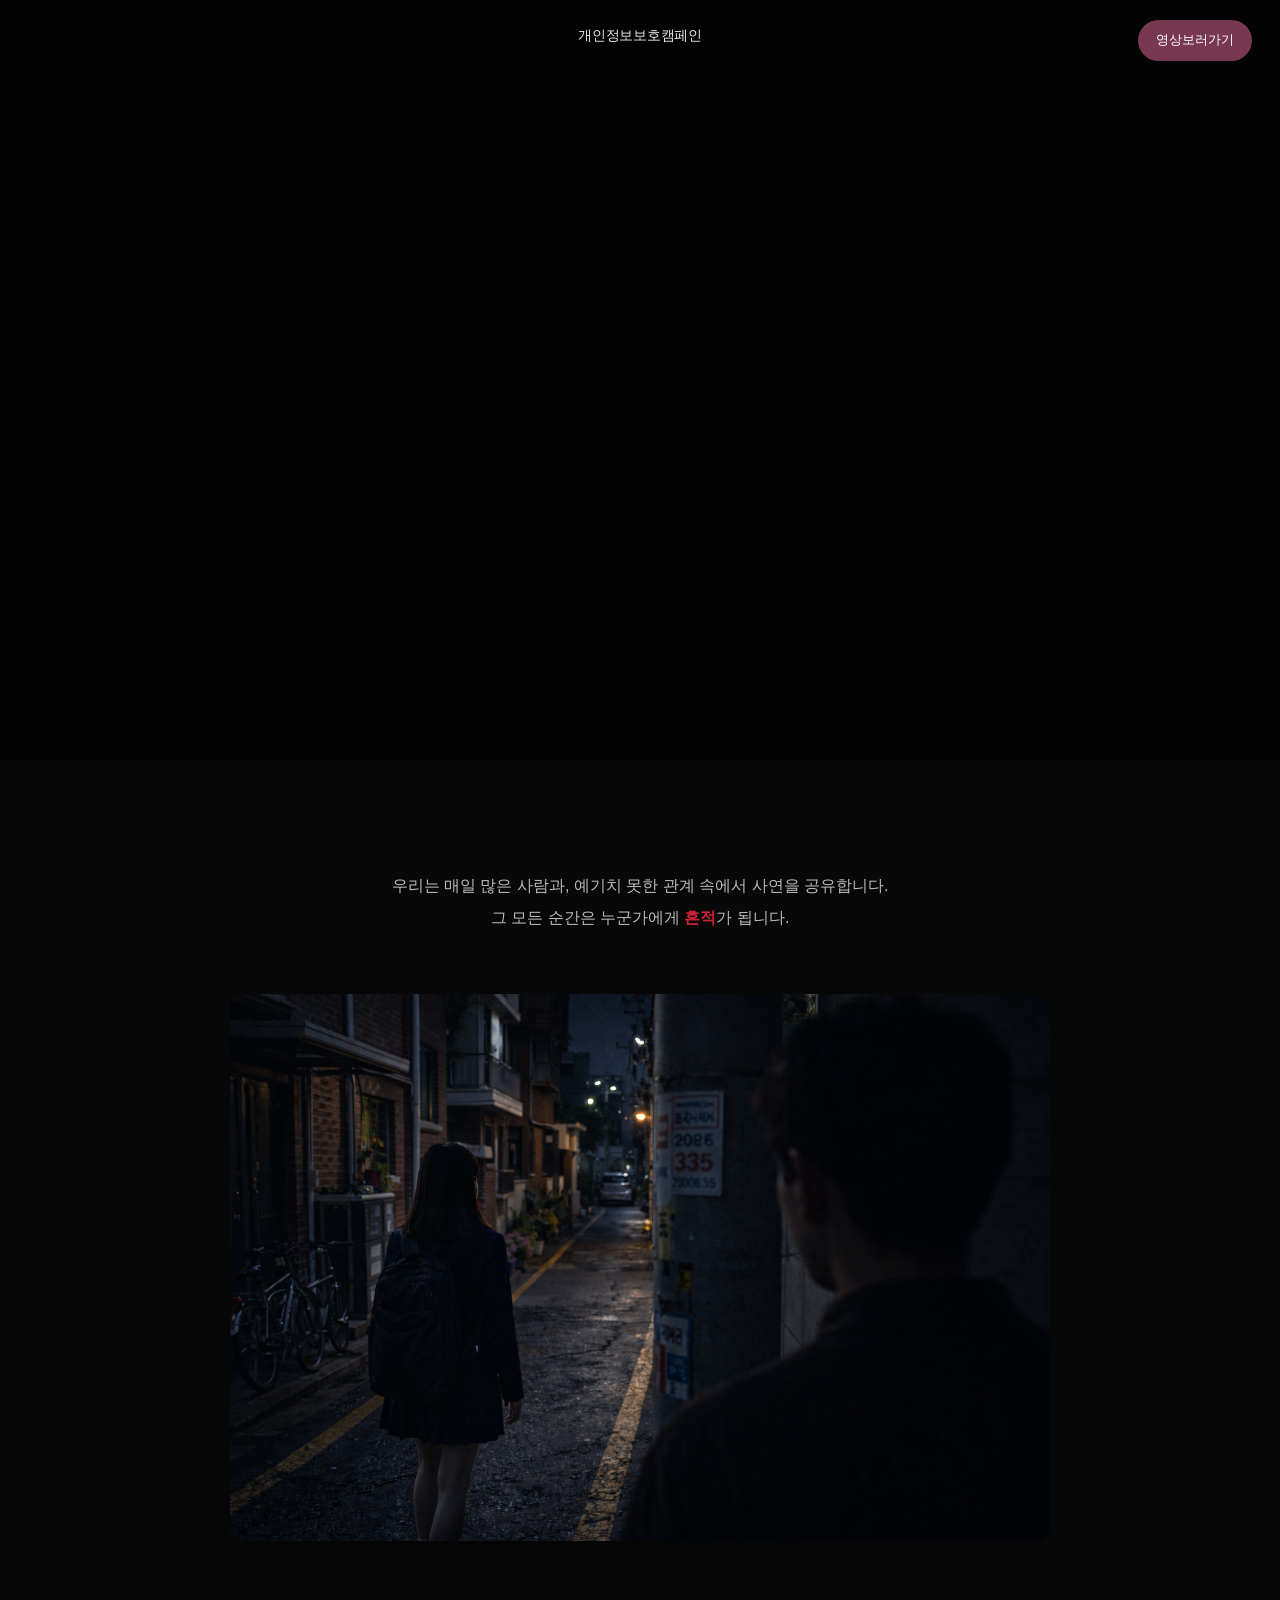
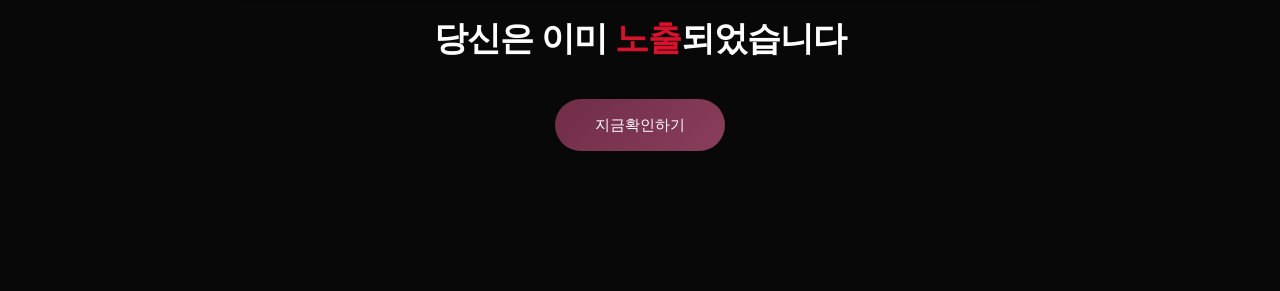
<file: index.html>
<!DOCTYPE html>
<html lang="ko">
<head>
  <meta charset="UTF-8" />
  <meta name="viewport" content="width=device-width, initial-scale=1.0" />
  <title>개인정보보호캠페인</title>
  <link rel="stylesheet" href="./campaign.css" />
</head>
<body>
  <div id="wrap">
    <!-- 상단 비주얼 -->
    <section class="hero">
      <video class="hero-video" autoplay muted loop playsinline>
        <source src="./video/main-bg.mp4" type="video/mp4" />
        브라우저가 video 태그를 지원하지 않습니다.
      </video>

      <div class="hero-overlay"></div>

      <p class="hero-top-text">개인정보보호캠페인</p>

      <button class="hero-btn open-video" data-video="./video/intro.mp4">
        영상보러가기
      </button>
    </section>

    <!-- 본문 -->
    <section class="campaign-section">
      <div class="inner">
        <p class="campaign-desc">
          우리는 매일 많은 사람과, 예기치 못한 관계 속에서 사연을 공유합니다.<br />
          그 모든 순간은 누군가에게 <span>흔적</span>가 됩니다.
        </p>

        <div class="campaign-image-box">
          <img src="./img/night-street.png" alt="어두운 골목길 장면" />
        </div>

        <h2 class="campaign-title">
          당신은 이미 <span>노출</span>되었습니다
        </h2>

        <button class="check-btn open-video" data-video="./video/intro.mp4">
          지금확인하기
        </button>
      </div>
    </section>

    <!-- 영상 모달 -->
    <div class="video-modal" id="videoModal">
      <div class="video-modal-overlay"></div>

      <div class="video-modal-content">
        <button class="video-close" id="videoClose" aria-label="닫기">×</button>

        <video id="modalVideo" controls playsinline>
          <source src="" type="video/mp4" />
          브라우저가 video 태그를 지원하지 않습니다.
        </video>
      </div>
    </div>
  </div>

  <script src="./campaign.js"></script>
</body>
</html>
</file>
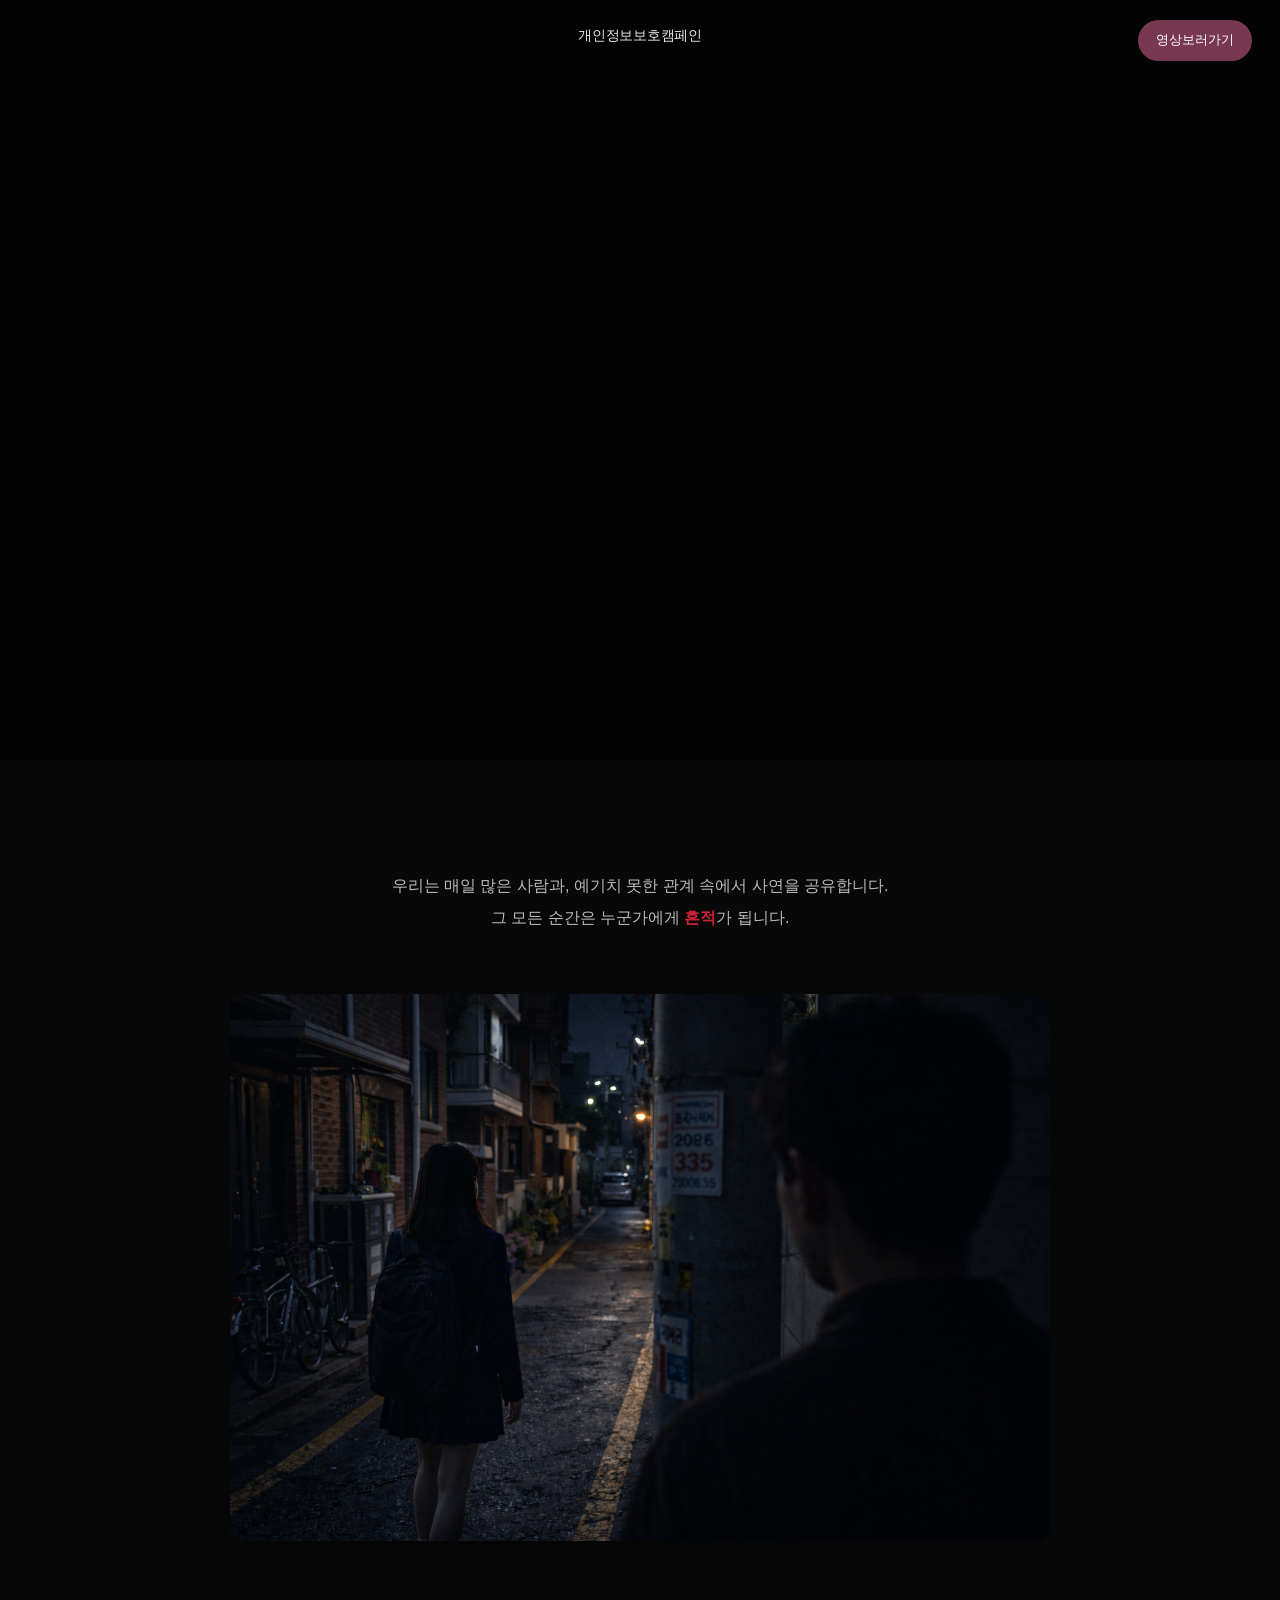
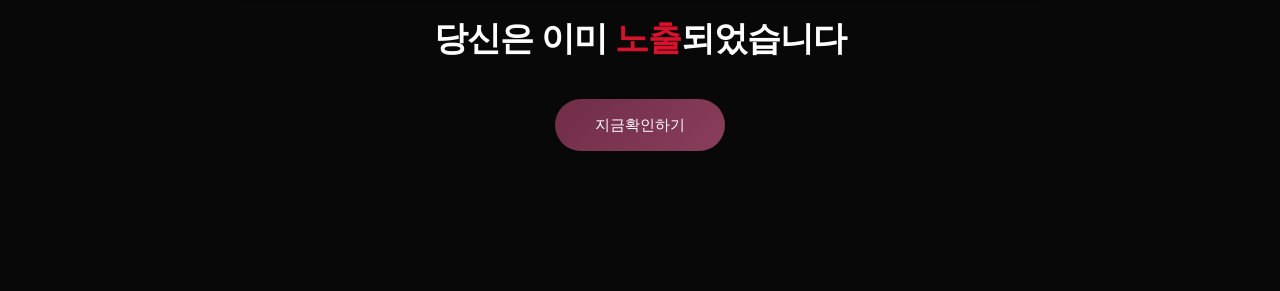
<file: 개인정보보호캠페인/index.html>
<!DOCTYPE html>
<html lang="ko">
<head>
  <meta charset="UTF-8" />
  <meta name="viewport" content="width=device-width, initial-scale=1.0" />
  <title>개인정보보호캠페인</title>
  <link rel="stylesheet" href="./campaign.css" />
</head>
<body>
  <div id="wrap">
    <!-- 상단 비주얼 -->
    <section class="hero">
      <video class="hero-video" autoplay muted loop playsinline>
        <source src="./video/main-bg.mp4" type="video/mp4" />
        브라우저가 video 태그를 지원하지 않습니다.
      </video>

      <div class="hero-overlay"></div>

      <p class="hero-top-text">개인정보보호캠페인</p>

      <button class="hero-btn open-video" data-video="./video/intro.mp4">
        영상보러가기
      </button>
    </section>

    <!-- 본문 -->
    <section class="campaign-section">
      <div class="inner">
        <p class="campaign-desc">
          우리는 매일 많은 사람과, 예기치 못한 관계 속에서 사연을 공유합니다.<br />
          그 모든 순간은 누군가에게 <span>흔적</span>가 됩니다.
        </p>

        <div class="campaign-image-box">
          <img src="./img/night-street.png" alt="어두운 골목길 장면" />
        </div>

        <h2 class="campaign-title">
          당신은 이미 <span>노출</span>되었습니다
        </h2>

        <button class="check-btn open-video" data-video="./video/intro.mp4">
          지금확인하기
        </button>
      </div>
    </section>

    <!-- 영상 모달 -->
    <div class="video-modal" id="videoModal">
      <div class="video-modal-overlay"></div>

      <div class="video-modal-content">
        <button class="video-close" id="videoClose" aria-label="닫기">×</button>

        <video id="modalVideo" controls playsinline>
          <source src="" type="video/mp4" />
          브라우저가 video 태그를 지원하지 않습니다.
        </video>
      </div>
    </div>
  </div>

  <script src="./campaign.js"></script>
</body>
</html>
</file>
<file: campaign.css>
@charset "utf-8";

* {
  margin: 0;
  padding: 0;
  box-sizing: border-box;
}

img,
video {
  display: block;
  max-width: 100%;
}

button {
  border: none;
  background: none;
  font: inherit;
  cursor: pointer;
}

body {
  font-family: "Pretendard", "Apple SD Gothic Neo", sans-serif;
  background: #050505;
  color: #ffffff;
  line-height: 1.6;
}

#wrap {
  width: 100%;
  overflow: hidden;
}

.inner {
  width: min(1100px, 90%);
  margin: 0 auto;
}

/* hero */
.hero {
  position: relative;
  width: 100%;
  height: 760px;
  display: flex;
  align-items: center;
  justify-content: center;
  overflow: hidden;
}

.hero-video {
  position: absolute;
  inset: 0;
  width: 100%;
  height: 100%;
  object-fit: cover;
}

.hero-overlay {
  position: absolute;
  inset: 0;
  background:
    linear-gradient(to bottom, rgba(0, 0, 0, 0.28), rgba(0, 0, 0, 0.65)),
    rgba(0, 0, 0, 0.2);
  z-index: 1;
}

.hero-top-text {
  position: absolute;
  top: 24px;
  left: 50%;
  transform: translateX(-50%);
  z-index: 3;
  font-size: 14px;
  font-weight: 500;
  color: rgba(255, 255, 255, 0.9);
  letter-spacing: -0.02em;
}

.hero-btn {
  position: absolute;
  top: 20px;
  right: 28px;
  z-index: 3;
  padding: 10px 18px;
  border-radius: 999px;
  background: rgba(127, 59, 86, 0.95);
  color: #fff;
  font-size: 13px;
  font-weight: 500;
  transition: all 0.3s ease;
}

.hero-btn:hover {
  background: rgba(151, 71, 102, 1);
  transform: translateY(-2px);
}

.hero-center-box {
  position: relative;
  z-index: 3;
  width: min(500px, 86%);
  min-height: 200px;
  background: rgba(255, 255, 255, 0.97);
  color: #222;
  display: flex;
  align-items: center;
  justify-content: center;
  text-align: center;
  padding: 28px;
  box-shadow: 0 20px 50px rgba(0, 0, 0, 0.3);
}

.hero-center-box p {
  font-size: 25px;
  font-weight: 500;
  letter-spacing: -0.03em;
}

/* section */
.campaign-section {
  background: #080808;
  padding: 110px 0 140px;
}

.campaign-desc {
  text-align: center;
  color: rgba(255, 255, 255, 0.72);
  font-size: 16px;
  line-height: 2;
  margin-bottom: 60px;
}

.campaign-desc span {
  color: #cf2237;
  font-weight: 700;
}

.campaign-image-box {
  width: min(820px, 100%);
  margin: 0 auto;
  border-radius: 14px;
  overflow: hidden;
  box-shadow: 0 18px 40px rgba(0, 0, 0, 0.42);
}

.campaign-image-box img {
  width: 100%;
  height: 100%;
  object-fit: cover;
}

.campaign-title {
  margin-top: 70px;
  text-align: center;
  font-size: 34px;
  font-weight: 600;
  letter-spacing: -0.03em;
}

.campaign-title span {
  color: #d6122d;
}

.check-btn {
  display: block;
  margin: 34px auto 0;
  min-width: 170px;
  padding: 14px 24px;
  border-radius: 999px;
  background: linear-gradient(135deg, #6f2d47, #8a3e5c);
  color: #fff;
  font-size: 15px;
  font-weight: 500;
  transition: all 0.3s ease;
}

.check-btn:hover {
  transform: translateY(-2px);
  opacity: 0.95;
}

/* modal */
.video-modal {
  position: fixed;
  inset: 0;
  z-index: 999;
  opacity: 0;
  visibility: hidden;
  pointer-events: none;
  transition: 0.3s ease;
}

.video-modal.active {
  opacity: 1;
  visibility: visible;
  pointer-events: auto;
}

.video-modal-overlay {
  position: absolute;
  inset: 0;
  background: rgba(0, 0, 0, 0.82);
}

.video-modal-content {
  position: absolute;
  top: 50%;
  left: 50%;
  width: min(960px, 90%);
  transform: translate(-50%, -50%);
  background: #111;
  border-radius: 16px;
  overflow: hidden;
  box-shadow: 0 20px 60px rgba(0, 0, 0, 0.45);
}

.video-modal-content video {
  width: 100%;
  max-height: 80vh;
  background: #000;
}

.video-close {
  position: absolute;
  top: 14px;
  right: 16px;
  z-index: 10;
  width: 42px;
  height: 42px;
  border-radius: 50%;
  background: rgba(255, 255, 255, 0.12);
  color: #fff;
  font-size: 24px;
  line-height: 1;
}

.video-close:hover {
  background: rgba(255, 255, 255, 0.2);
}
</file>
<file: 개인정보보호캠페인/campaign.css>
@charset "utf-8";

* {
  margin: 0;
  padding: 0;
  box-sizing: border-box;
}

img,
video {
  display: block;
  max-width: 100%;
}

button {
  border: none;
  background: none;
  font: inherit;
  cursor: pointer;
}

body {
  font-family: "Pretendard", "Apple SD Gothic Neo", sans-serif;
  background: #050505;
  color: #ffffff;
  line-height: 1.6;
}

#wrap {
  width: 100%;
  overflow: hidden;
}

.inner {
  width: min(1100px, 90%);
  margin: 0 auto;
}

/* hero */
.hero {
  position: relative;
  width: 100%;
  height: 760px;
  display: flex;
  align-items: center;
  justify-content: center;
  overflow: hidden;
}

.hero-video {
  position: absolute;
  inset: 0;
  width: 100%;
  height: 100%;
  object-fit: cover;
}

.hero-overlay {
  position: absolute;
  inset: 0;
  background:
    linear-gradient(to bottom, rgba(0, 0, 0, 0.28), rgba(0, 0, 0, 0.65)),
    rgba(0, 0, 0, 0.2);
  z-index: 1;
}

.hero-top-text {
  position: absolute;
  top: 24px;
  left: 50%;
  transform: translateX(-50%);
  z-index: 3;
  font-size: 14px;
  font-weight: 500;
  color: rgba(255, 255, 255, 0.9);
  letter-spacing: -0.02em;
}

.hero-btn {
  position: absolute;
  top: 20px;
  right: 28px;
  z-index: 3;
  padding: 10px 18px;
  border-radius: 999px;
  background: rgba(127, 59, 86, 0.95);
  color: #fff;
  font-size: 13px;
  font-weight: 500;
  transition: all 0.3s ease;
}

.hero-btn:hover {
  background: rgba(151, 71, 102, 1);
  transform: translateY(-2px);
}

.hero-center-box {
  position: relative;
  z-index: 3;
  width: min(500px, 86%);
  min-height: 200px;
  background: rgba(255, 255, 255, 0.97);
  color: #222;
  display: flex;
  align-items: center;
  justify-content: center;
  text-align: center;
  padding: 28px;
  box-shadow: 0 20px 50px rgba(0, 0, 0, 0.3);
}

.hero-center-box p {
  font-size: 25px;
  font-weight: 500;
  letter-spacing: -0.03em;
}

/* section */
.campaign-section {
  background: #080808;
  padding: 110px 0 140px;
}

.campaign-desc {
  text-align: center;
  color: rgba(255, 255, 255, 0.72);
  font-size: 16px;
  line-height: 2;
  margin-bottom: 60px;
}

.campaign-desc span {
  color: #cf2237;
  font-weight: 700;
}

.campaign-image-box {
  width: min(820px, 100%);
  margin: 0 auto;
  border-radius: 14px;
  overflow: hidden;
  box-shadow: 0 18px 40px rgba(0, 0, 0, 0.42);
}

.campaign-image-box img {
  width: 100%;
  height: 100%;
  object-fit: cover;
}

.campaign-title {
  margin-top: 70px;
  text-align: center;
  font-size: 34px;
  font-weight: 600;
  letter-spacing: -0.03em;
}

.campaign-title span {
  color: #d6122d;
}

.check-btn {
  display: block;
  margin: 34px auto 0;
  min-width: 170px;
  padding: 14px 24px;
  border-radius: 999px;
  background: linear-gradient(135deg, #6f2d47, #8a3e5c);
  color: #fff;
  font-size: 15px;
  font-weight: 500;
  transition: all 0.3s ease;
}

.check-btn:hover {
  transform: translateY(-2px);
  opacity: 0.95;
}

/* modal */
.video-modal {
  position: fixed;
  inset: 0;
  z-index: 999;
  opacity: 0;
  visibility: hidden;
  pointer-events: none;
  transition: 0.3s ease;
}

.video-modal.active {
  opacity: 1;
  visibility: visible;
  pointer-events: auto;
}

.video-modal-overlay {
  position: absolute;
  inset: 0;
  background: rgba(0, 0, 0, 0.82);
}

.video-modal-content {
  position: absolute;
  top: 50%;
  left: 50%;
  width: min(960px, 90%);
  transform: translate(-50%, -50%);
  background: #111;
  border-radius: 16px;
  overflow: hidden;
  box-shadow: 0 20px 60px rgba(0, 0, 0, 0.45);
}

.video-modal-content video {
  width: 100%;
  max-height: 80vh;
  background: #000;
}

.video-close {
  position: absolute;
  top: 14px;
  right: 16px;
  z-index: 10;
  width: 42px;
  height: 42px;
  border-radius: 50%;
  background: rgba(255, 255, 255, 0.12);
  color: #fff;
  font-size: 24px;
  line-height: 1;
}

.video-close:hover {
  background: rgba(255, 255, 255, 0.2);
}
</file>
